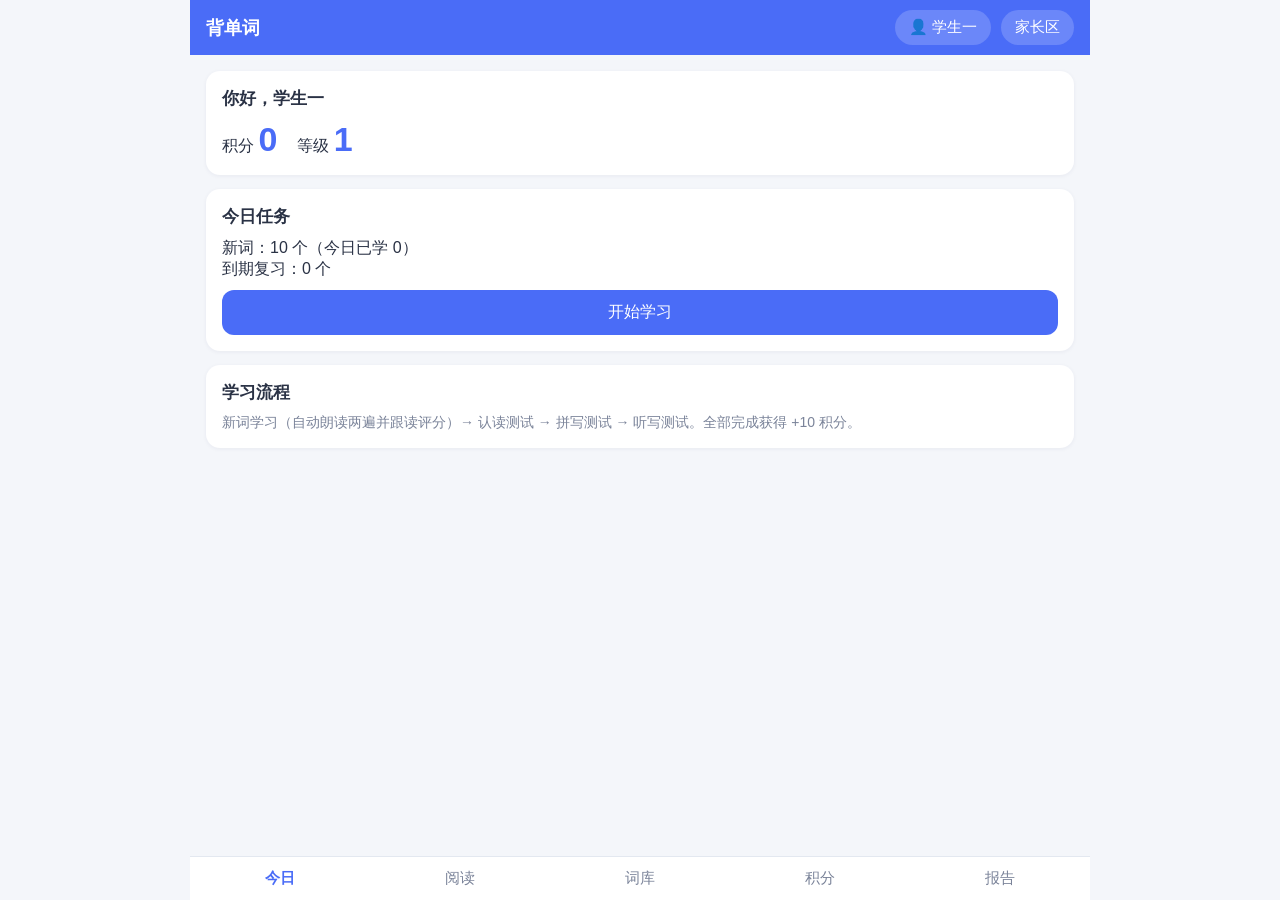
<file: index.html>
<!DOCTYPE html>
<html lang="zh-CN">
<head>
<meta charset="UTF-8">
<meta name="viewport" content="width=device-width, initial-scale=1.0, user-scalable=no">
<meta name="theme-color" content="#1e3ca0">
<link rel="manifest" href="manifest.json">
<link rel="icon" type="image/png" sizes="192x192" href="icon-192.png">
<link rel="apple-touch-icon" href="icon-192.png">
<meta name="apple-mobile-web-app-capable" content="yes">
<meta name="apple-mobile-web-app-status-bar-style" content="default">
<title>初中英语背单词</title>
<link rel="stylesheet" href="style.css">
</head>
<body>
<div id="app">
  <!-- 顶部栏：应用名称 / 当前学生 / 家长入口 -->
  <header class="topbar">
    <div class="topbar-title" id="topbar-title">背单词</div>
    <button class="topbar-user" id="btn-switch-user" title="切换学生需要家长密码">👤 <span id="topbar-user-name">学生一</span></button>
    <button class="topbar-parent" id="btn-parent">家长区</button>
  </header>

  <!-- 内容区 -->
  <main id="content" class="content"><!-- 由 app.js 渲染 --></main>

  <!-- 底部导航 -->
  <nav class="bottom-nav" id="bottom-nav">
    <button class="nav-btn active" data-page="today">今日</button>
    <button class="nav-btn" data-page="reading">阅读</button>
    <button class="nav-btn" data-page="library">词库</button>
    <button class="nav-btn" data-page="points">积分</button>
    <button class="nav-btn" data-page="report">报告</button>
  </nav>
</div>

<!-- 弹窗根节点 -->
<div id="modal-root" class="modal-root hidden"></div>

<script src="vendor-xlsx.js"></script>
<script src="vendor-vosk.js" defer></script>
<script src="wordaudio.js" defer></script>
<script src="app.js" defer></script>
</body>
</html>
</file>
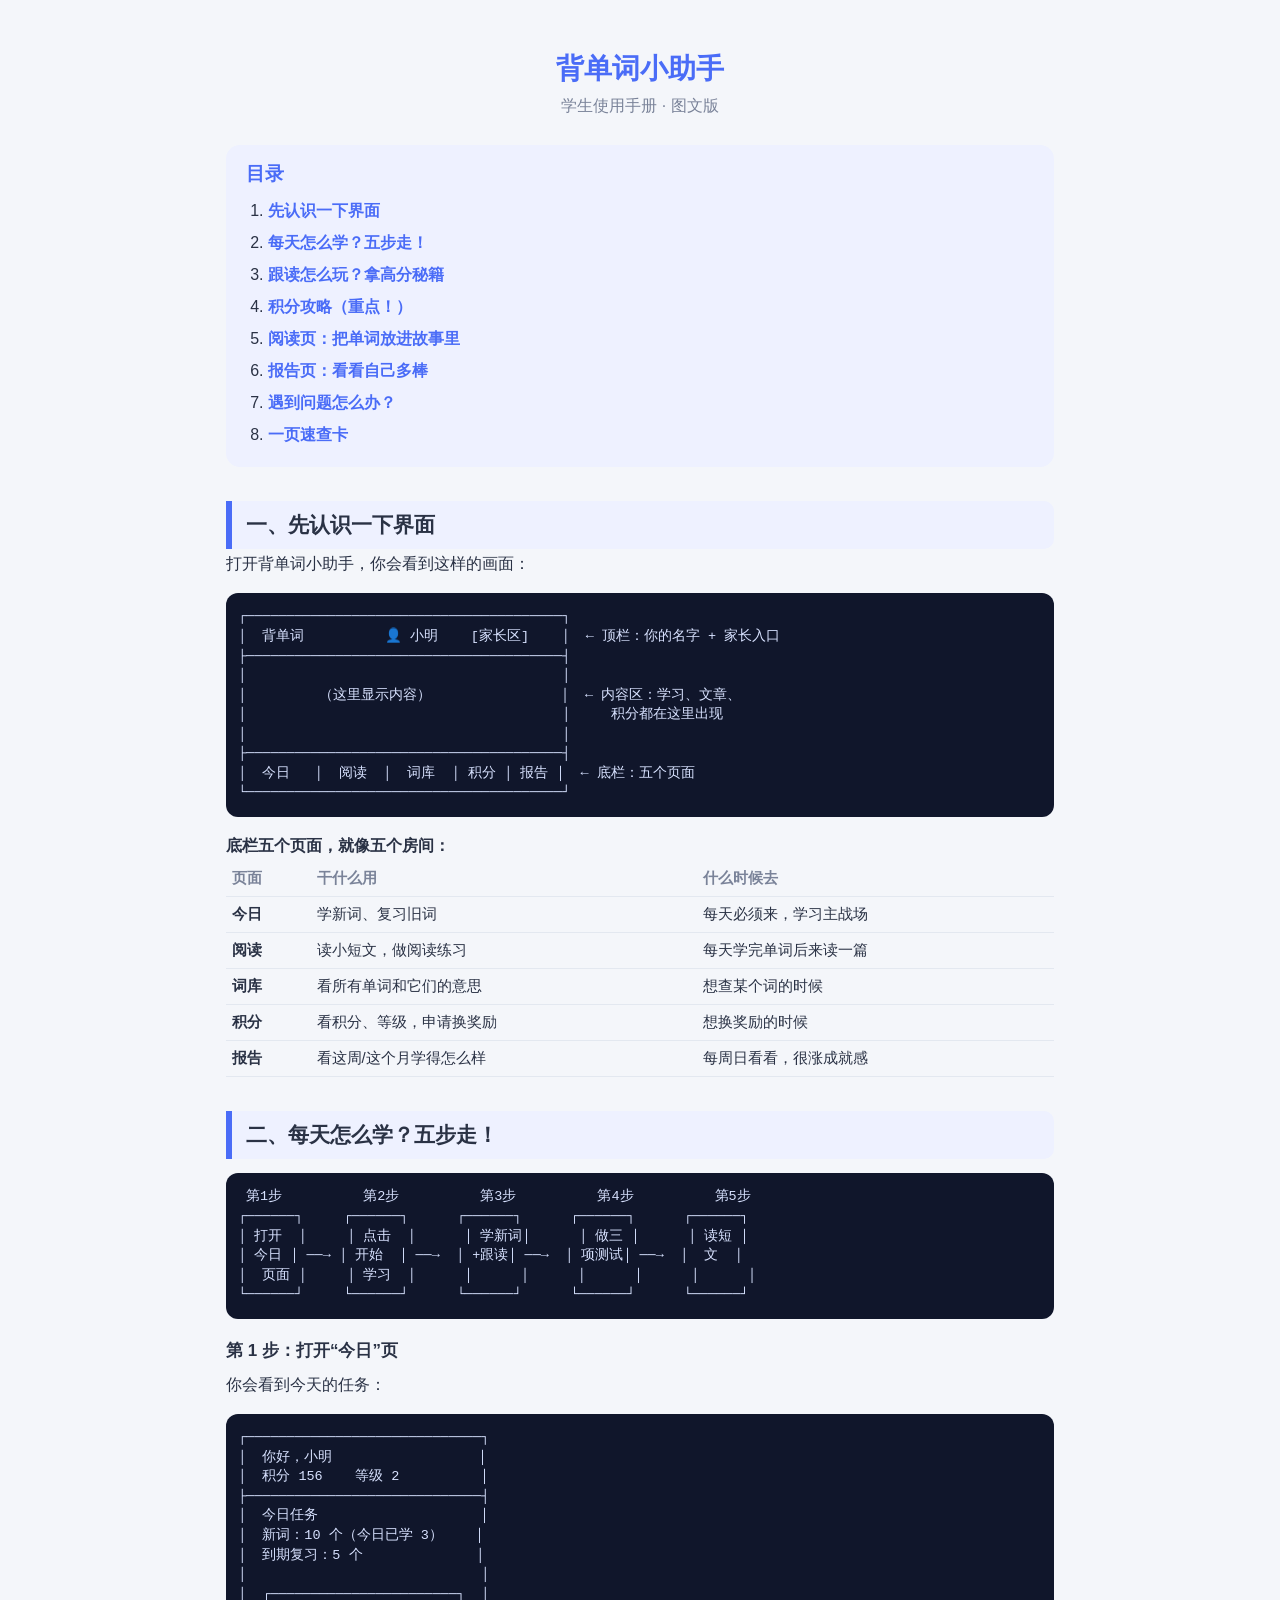
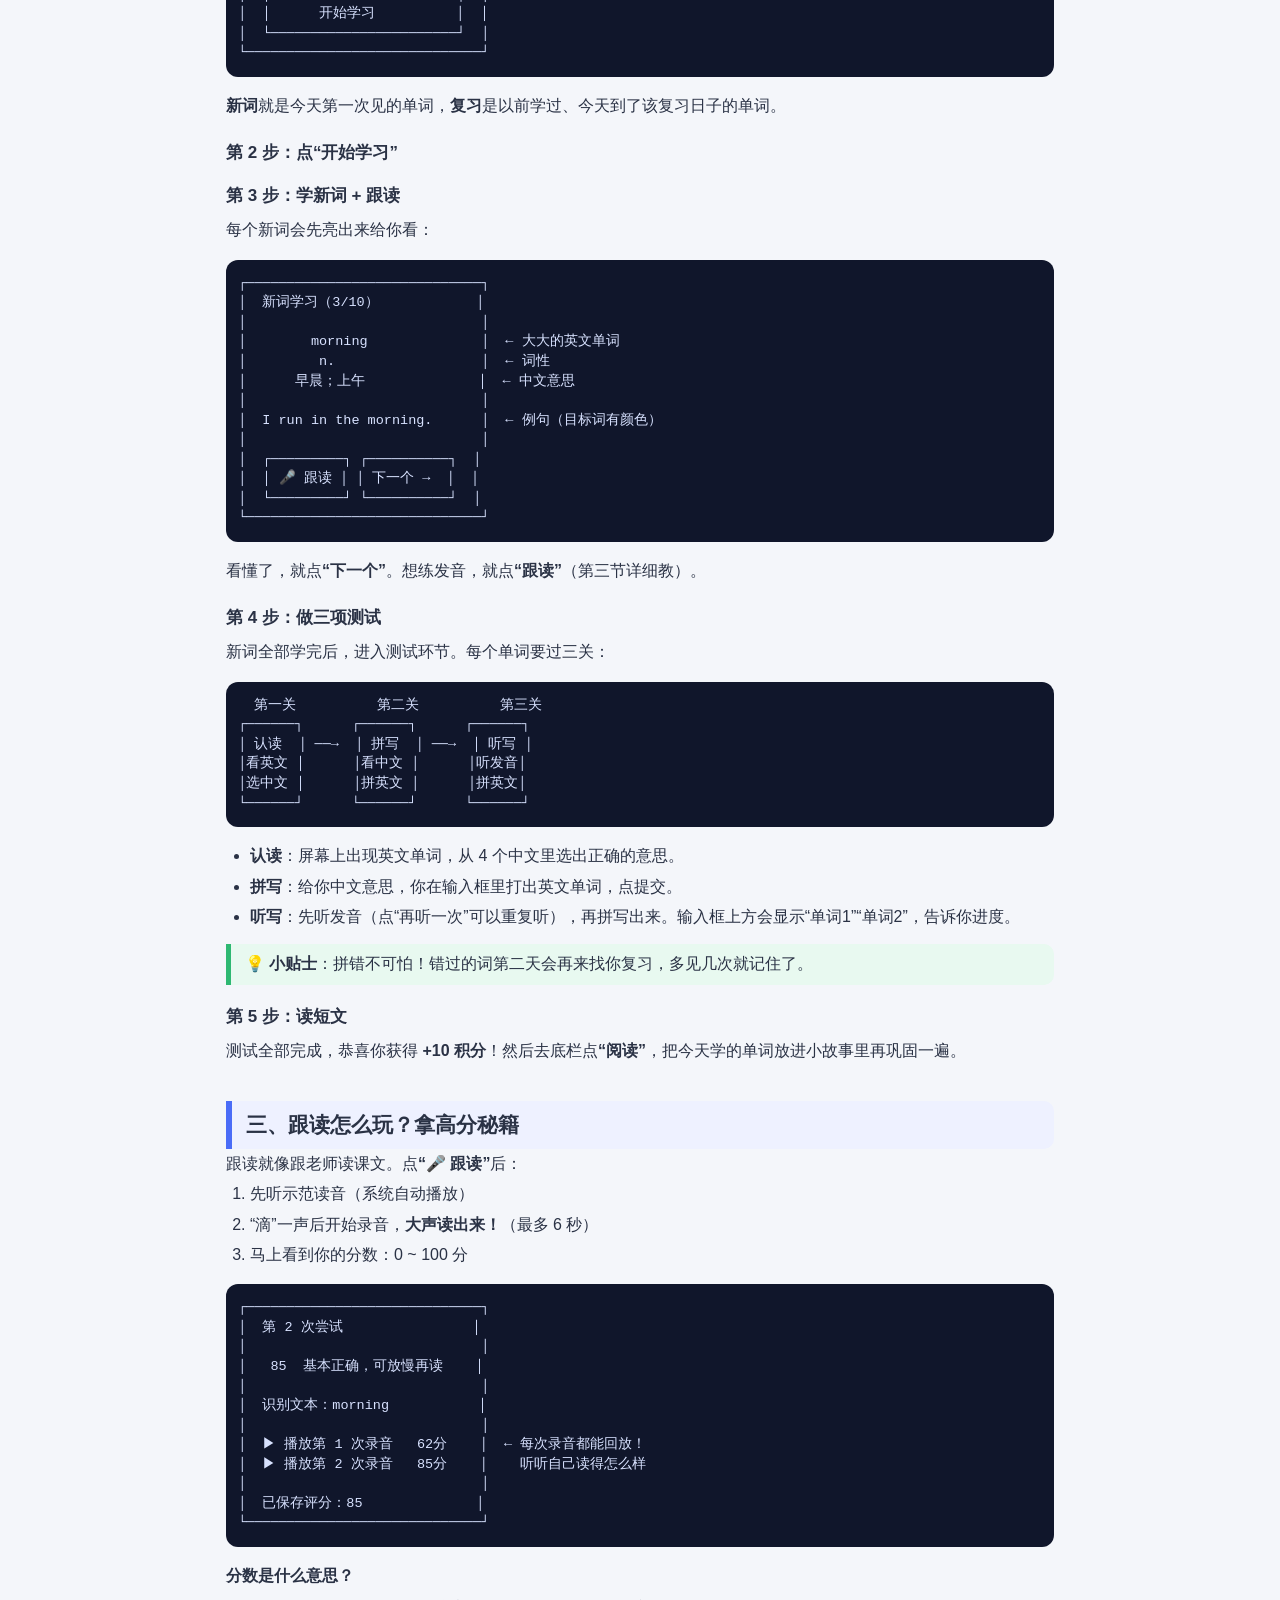
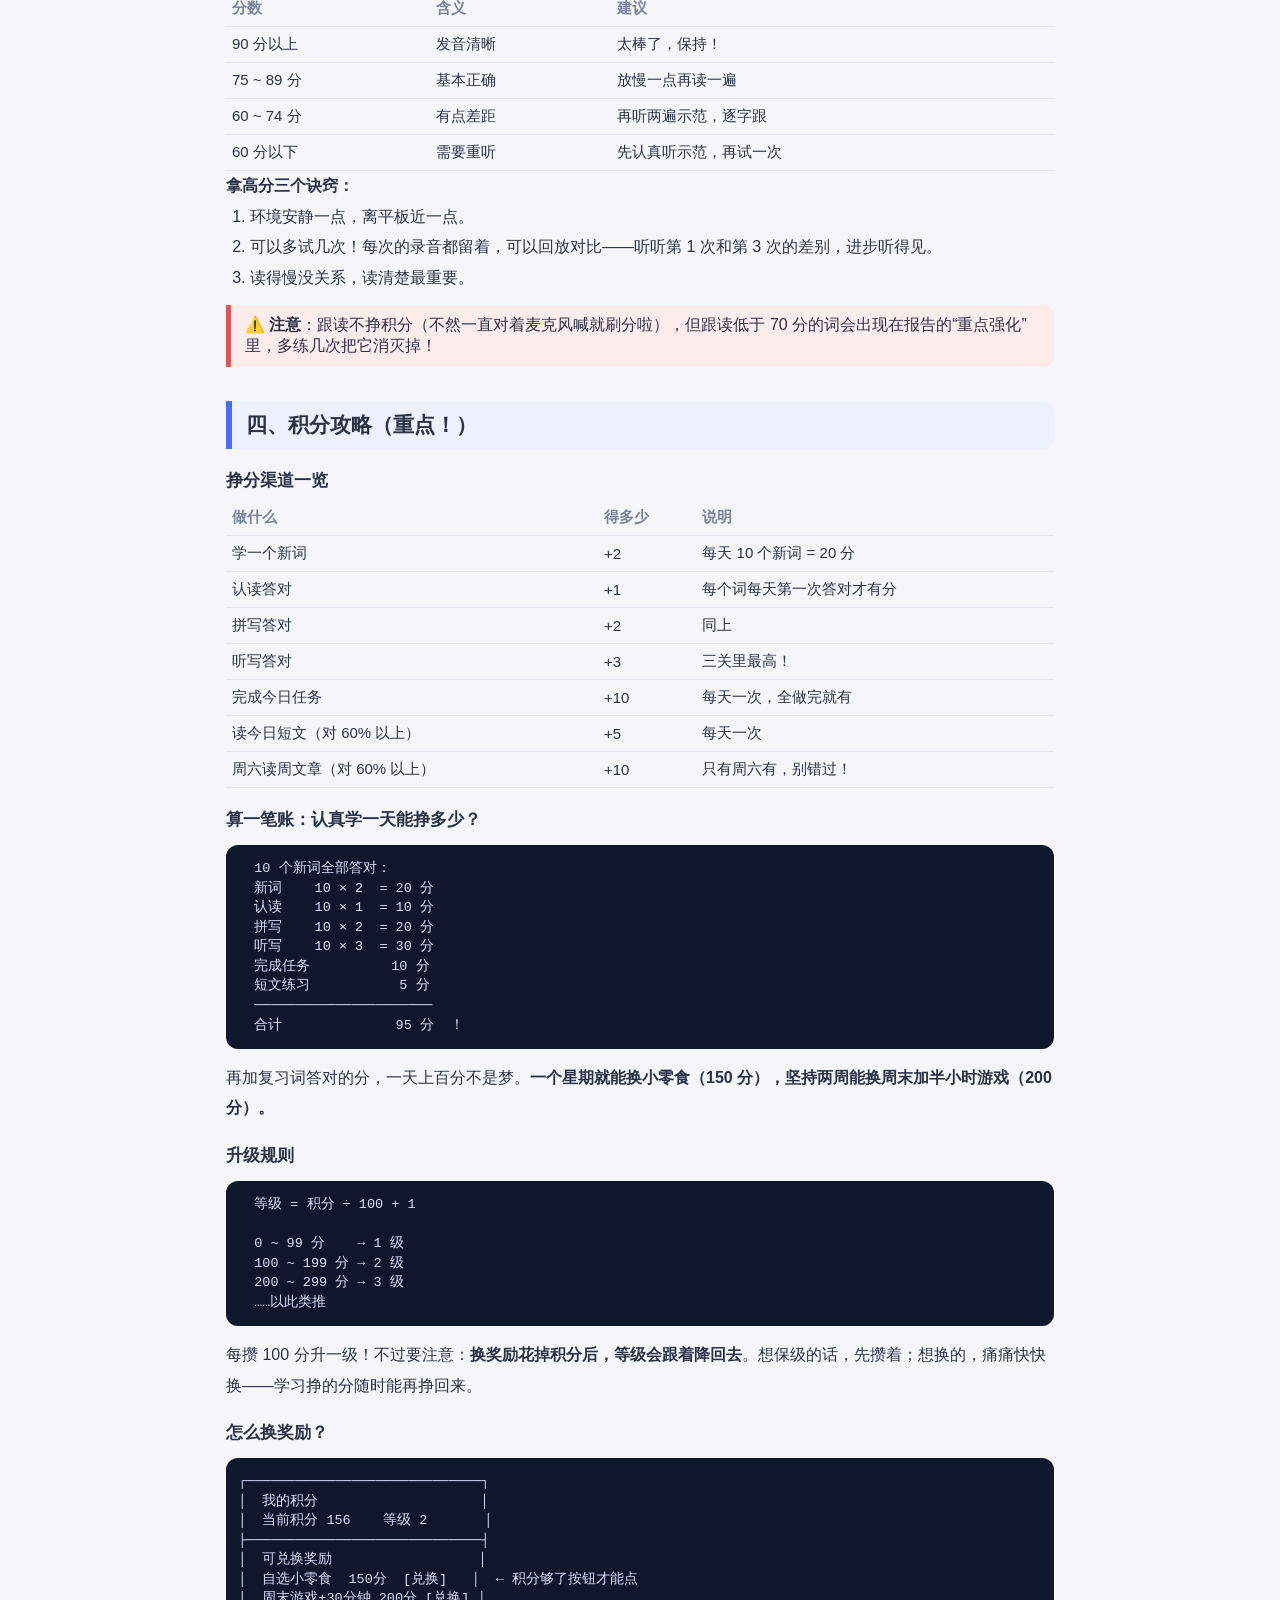
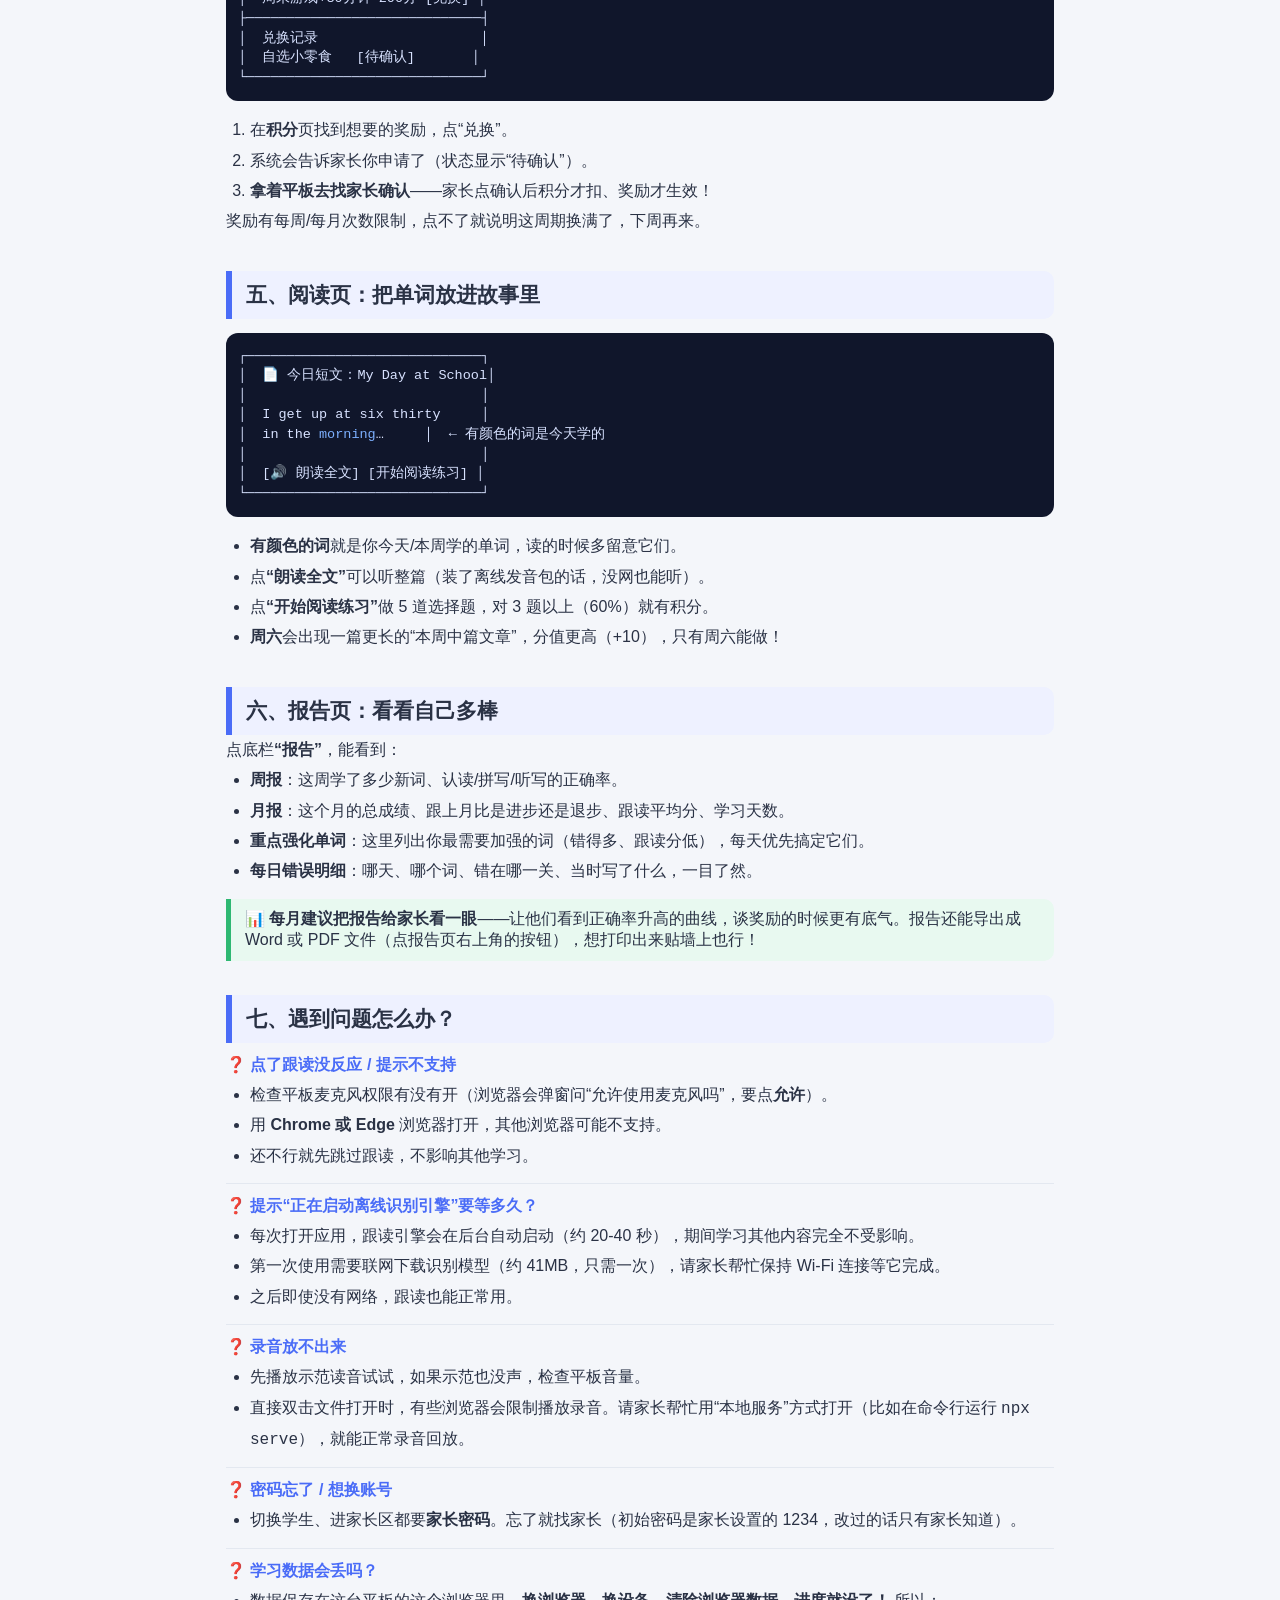
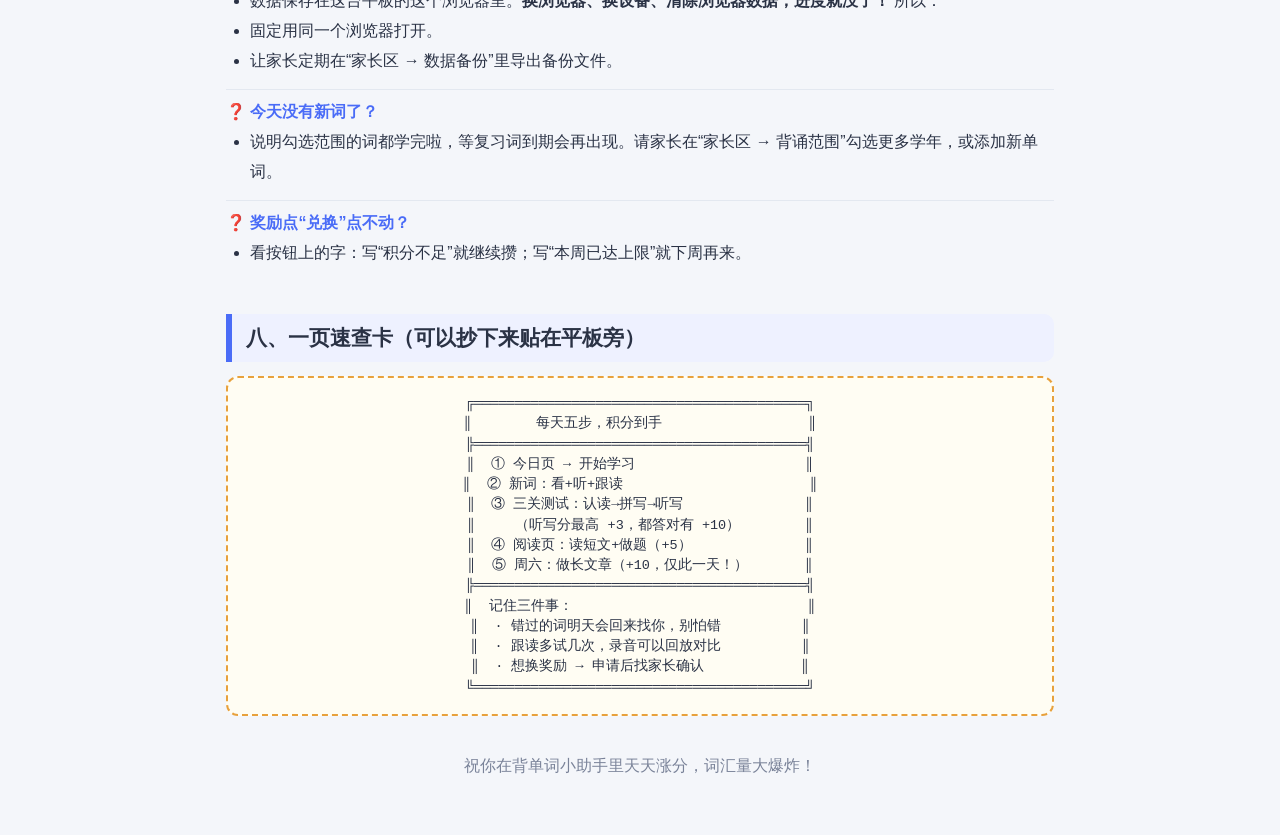
<file: guide.html>
<!DOCTYPE html>
<html lang="zh-CN">
<head>
<meta charset="UTF-8">
<meta name="viewport" content="width=device-width, initial-scale=1.0">
<title>背单词小助手 · 学生使用手册</title>
<link rel="stylesheet" href="style.css">
<style>
  /* 手册专用补充样式（不污染主应用） */
  .guide-wrap { max-width: 860px; margin: 0 auto; padding: 20px 16px 60px; }
  .guide-hero { text-align: center; padding: 30px 16px 10px; }
  .guide-hero h1 { font-size: 28px; color: var(--primary); margin-bottom: 8px; }
  .guide-hero p { color: var(--text-light); }
  .guide-toc { background: #eef1ff; border-radius: var(--radius); padding: 16px 20px; margin: 18px 0; }
  .guide-toc h3 { margin-bottom: 8px; color: var(--primary); }
  .guide-toc ol { padding-left: 22px; line-height: 2; }
  .guide-toc a { color: var(--primary); text-decoration: none; font-weight: 600; }
  .guide-sec { margin-top: 34px; }
  .guide-sec > h2 {
    font-size: 21px; padding: 10px 14px; border-left: 6px solid var(--primary);
    background: #eef1ff; border-radius: 0 10px 10px 0;
  }
  .guide-sec h3 { font-size: 17px; margin: 20px 0 8px; }
  .guide-sec p, .guide-sec li { line-height: 1.9; font-size: 16px; }
  .guide-sec ul, .guide-sec ol { padding-left: 24px; }
  .guide-sec img, .guide-sec .fig { max-width: 100%; }
  .fig {
    background: #10162b; color: #d8e2ff; border-radius: 12px;
    padding: 14px 12px; margin: 14px 0; overflow-x: auto; white-space: pre;
    font-family: Consolas, "Courier New", monospace; font-size: 13.5px; line-height: 1.45;
  }
  .fig-card {
    background: #fffdf3; border: 2px dashed var(--warning); border-radius: 12px;
    padding: 16px 12px; margin: 14px 0; text-align: center;
    font-family: Consolas, "Courier New", monospace; font-size: 13.5px; line-height: 1.5;
    overflow-x: auto; white-space: pre;
  }
  .tip {
    background: #e8f9f0; border-left: 5px solid var(--success);
    border-radius: 0 10px 10px 0; padding: 10px 14px; margin: 12px 0;
  }
  .warn {
    background: #fdecec; border-left: 5px solid var(--danger);
    border-radius: 0 10px 10px 0; padding: 10px 14px; margin: 12px 0;
  }
  .qa { border-bottom: 1px solid var(--border); padding: 12px 0; }
  .qa:last-child { border-bottom: none; }
  .qa .q { font-weight: 700; color: var(--primary); margin-bottom: 4px; }
  .guide-foot { text-align: center; color: var(--text-light); margin-top: 40px; }
  table { font-size: 15px; }
</style>
</head>
<body>
<div class="guide-wrap">

  <div class="guide-hero">
    <h1>背单词小助手</h1>
    <p>学生使用手册 · 图文版</p>
  </div>

  <div class="guide-toc">
    <h3>目录</h3>
    <ol>
      <li><a href="#sec1">先认识一下界面</a></li>
      <li><a href="#sec2">每天怎么学？五步走！</a></li>
      <li><a href="#sec3">跟读怎么玩？拿高分秘籍</a></li>
      <li><a href="#sec4">积分攻略（重点！）</a></li>
      <li><a href="#sec5">阅读页：把单词放进故事里</a></li>
      <li><a href="#sec6">报告页：看看自己多棒</a></li>
      <li><a href="#sec7">遇到问题怎么办？</a></li>
      <li><a href="#sec8">一页速查卡</a></li>
    </ol>
  </div>

  <!-- ==================== 一 ==================== -->
  <div class="guide-sec" id="sec1">
    <h2>一、先认识一下界面</h2>
    <p>打开背单词小助手，你会看到这样的画面：</p>
    <div class="fig">┌───────────────────────────────────────┐
│  背单词          👤 小明    [家长区]    │  ← 顶栏：你的名字 + 家长入口
├───────────────────────────────────────┤
│                                       │
│         （这里显示内容）                │  ← 内容区：学习、文章、
│                                       │     积分都在这里出现
│                                       │
├───────────────────────────────────────┤
│  今日   │  阅读  │  词库  │ 积分 │ 报告 │  ← 底栏：五个页面
└───────────────────────────────────────┘</div>
    <p><b>底栏五个页面，就像五个房间：</b></p>
    <table>
      <thead><tr><th>页面</th><th>干什么用</th><th>什么时候去</th></tr></thead>
      <tbody>
        <tr><td><b>今日</b></td><td>学新词、复习旧词</td><td>每天必须来，学习主战场</td></tr>
        <tr><td><b>阅读</b></td><td>读小短文，做阅读练习</td><td>每天学完单词后来读一篇</td></tr>
        <tr><td><b>词库</b></td><td>看所有单词和它们的意思</td><td>想查某个词的时候</td></tr>
        <tr><td><b>积分</b></td><td>看积分、等级，申请换奖励</td><td>想换奖励的时候</td></tr>
        <tr><td><b>报告</b></td><td>看这周/这个月学得怎么样</td><td>每周日看看，很涨成就感</td></tr>
      </tbody>
    </table>
  </div>

  <!-- ==================== 二 ==================== -->
  <div class="guide-sec" id="sec2">
    <h2>二、每天怎么学？五步走！</h2>
    <div class="fig"> 第1步          第2步          第3步          第4步          第5步
┌──────┐     ┌──────┐      ┌──────┐      ┌──────┐      ┌──────┐
│ 打开  │     │ 点击  │      │ 学新词│      │ 做三 │      │ 读短 │
│ 今日 │ ──→ │ 开始  │ ──→  │ +跟读│ ──→  │ 项测试│ ──→  │  文  │
│  页面 │     │ 学习  │      │      │      │      │      │      │
└──────┘     └──────┘      └──────┘      └──────┘      └──────┘</div>

    <h3>第 1 步：打开“今日”页</h3>
    <p>你会看到今天的任务：</p>
    <div class="fig">┌─────────────────────────────┐
│  你好，小明                  │
│  积分 156    等级 2          │
├─────────────────────────────┤
│  今日任务                    │
│  新词：10 个（今日已学 3）    │
│  到期复习：5 个              │
│                             │
│  ┌───────────────────────┐  │
│  │      开始学习          │  │
│  └───────────────────────┘  │
└─────────────────────────────┘</div>
    <p><b>新词</b>就是今天第一次见的单词，<b>复习</b>是以前学过、今天到了该复习日子的单词。</p>

    <h3>第 2 步：点“开始学习”</h3>

    <h3>第 3 步：学新词 + 跟读</h3>
    <p>每个新词会先亮出来给你看：</p>
    <div class="fig">┌─────────────────────────────┐
│  新词学习（3/10）            │
│                             │
│        morning              │  ← 大大的英文单词
│         n.                  │  ← 词性
│      早晨；上午              │  ← 中文意思
│                             │
│  I run in the morning.      │  ← 例句（目标词有颜色）
│                             │
│  ┌─────────┐ ┌──────────┐  │
│  │ 🎤 跟读 │ │ 下一个 →  │  │
│  └─────────┘ └──────────┘  │
└─────────────────────────────┘</div>
    <p>看懂了，就点<b>“下一个”</b>。想练发音，就点<b>“跟读”</b>（第三节详细教）。</p>

    <h3>第 4 步：做三项测试</h3>
    <p>新词全部学完后，进入测试环节。每个单词要过三关：</p>
    <div class="fig">  第一关          第二关          第三关
┌──────┐      ┌──────┐      ┌──────┐
│ 认读  │ ──→  │ 拼写  │ ──→  │ 听写 │
│看英文 │      │看中文 │      │听发音│
│选中文 │      │拼英文 │      │拼英文│
└──────┘      └──────┘      └──────┘</div>
    <ul>
      <li><b>认读</b>：屏幕上出现英文单词，从 4 个中文里选出正确的意思。</li>
      <li><b>拼写</b>：给你中文意思，你在输入框里打出英文单词，点提交。</li>
      <li><b>听写</b>：先听发音（点“再听一次”可以重复听），再拼写出来。输入框上方会显示“单词1”“单词2”，告诉你进度。</li>
    </ul>
    <div class="tip">💡 <b>小贴士</b>：拼错不可怕！错过的词第二天会再来找你复习，多见几次就记住了。</div>

    <h3>第 5 步：读短文</h3>
    <p>测试全部完成，恭喜你获得 <b>+10 积分</b>！然后去底栏点<b>“阅读”</b>，把今天学的单词放进小故事里再巩固一遍。</p>
  </div>

  <!-- ==================== 三 ==================== -->
  <div class="guide-sec" id="sec3">
    <h2>三、跟读怎么玩？拿高分秘籍</h2>
    <p>跟读就像跟老师读课文。点<b>“🎤 跟读”</b>后：</p>
    <ol>
      <li>先听示范读音（系统自动播放）</li>
      <li>“滴”一声后开始录音，<b>大声读出来！</b>（最多 6 秒）</li>
      <li>马上看到你的分数：0 ~ 100 分</li>
    </ol>
    <div class="fig">┌─────────────────────────────┐
│  第 2 次尝试                │
│                             │
│   85  基本正确，可放慢再读    │
│                             │
│  识别文本：morning           │
│                             │
│  ▶ 播放第 1 次录音   62分    │  ← 每次录音都能回放！
│  ▶ 播放第 2 次录音   85分    │    听听自己读得怎么样
│                             │
│  已保存评分：85              │
└─────────────────────────────┘</div>
    <p><b>分数是什么意思？</b></p>
    <table>
      <thead><tr><th>分数</th><th>含义</th><th>建议</th></tr></thead>
      <tbody>
        <tr><td>90 分以上</td><td>发音清晰</td><td>太棒了，保持！</td></tr>
        <tr><td>75 ~ 89 分</td><td>基本正确</td><td>放慢一点再读一遍</td></tr>
        <tr><td>60 ~ 74 分</td><td>有点差距</td><td>再听两遍示范，逐字跟</td></tr>
        <tr><td>60 分以下</td><td>需要重听</td><td>先认真听示范，再试一次</td></tr>
      </tbody>
    </table>
    <p><b>拿高分三个诀窍：</b></p>
    <ol>
      <li>环境安静一点，离平板近一点。</li>
      <li>可以多试几次！每次的录音都留着，可以回放对比——听听第 1 次和第 3 次的差别，进步听得见。</li>
      <li>读得慢没关系，读清楚最重要。</li>
    </ol>
    <div class="warn">⚠️ <b>注意</b>：跟读不挣积分（不然一直对着麦克风喊就刷分啦），但跟读低于 70 分的词会出现在报告的“重点强化”里，多练几次把它消灭掉！</div>
  </div>

  <!-- ==================== 四 ==================== -->
  <div class="guide-sec" id="sec4">
    <h2>四、积分攻略（重点！）</h2>

    <h3>挣分渠道一览</h3>
    <table>
      <thead><tr><th>做什么</th><th>得多少</th><th>说明</th></tr></thead>
      <tbody>
        <tr><td>学一个新词</td><td>+2</td><td>每天 10 个新词 = 20 分</td></tr>
        <tr><td>认读答对</td><td>+1</td><td>每个词每天第一次答对才有分</td></tr>
        <tr><td>拼写答对</td><td>+2</td><td>同上</td></tr>
        <tr><td>听写答对</td><td>+3</td><td>三关里最高！</td></tr>
        <tr><td>完成今日任务</td><td>+10</td><td>每天一次，全做完就有</td></tr>
        <tr><td>读今日短文（对 60% 以上）</td><td>+5</td><td>每天一次</td></tr>
        <tr><td>周六读周文章（对 60% 以上）</td><td>+10</td><td>只有周六有，别错过！</td></tr>
      </tbody>
    </table>

    <h3>算一笔账：认真学一天能挣多少？</h3>
    <div class="fig">  10 个新词全部答对：
  新词    10 × 2  = 20 分
  认读    10 × 1  = 10 分
  拼写    10 × 2  = 20 分
  听写    10 × 3  = 30 分
  完成任务          10 分
  短文练习           5 分
  ──────────────────────
  合计              95 分  ！</div>
    <p>再加复习词答对的分，一天上百分不是梦。<b>一个星期就能换小零食（150 分），坚持两周能换周末加半小时游戏（200 分）。</b></p>

    <h3>升级规则</h3>
    <div class="fig">  等级 = 积分 ÷ 100 + 1

  0 ~ 99 分    → 1 级
  100 ~ 199 分 → 2 级
  200 ~ 299 分 → 3 级
  ……以此类推</div>
    <p>每攒 100 分升一级！不过要注意：<b>换奖励花掉积分后，等级会跟着降回去</b>。想保级的话，先攒着；想换的，痛痛快快换——学习挣的分随时能再挣回来。</p>

    <h3>怎么换奖励？</h3>
    <div class="fig">┌─────────────────────────────┐
│  我的积分                    │
│  当前积分 156    等级 2       │
├─────────────────────────────┤
│  可兑换奖励                  │
│  自选小零食  150分  [兑换]   │  ← 积分够了按钮才能点
│  周末游戏+30分钟 200分 [兑换] │
├─────────────────────────────┤
│  兑换记录                    │
│  自选小零食   [待确认]       │
└─────────────────────────────┘</div>
    <ol>
      <li>在<b>积分</b>页找到想要的奖励，点“兑换”。</li>
      <li>系统会告诉家长你申请了（状态显示“待确认”）。</li>
      <li><b>拿着平板去找家长确认</b>——家长点确认后积分才扣、奖励才生效！</li>
    </ol>
    <p>奖励有每周/每月次数限制，点不了就说明这周期换满了，下周再来。</p>
  </div>

  <!-- ==================== 五 ==================== -->
  <div class="guide-sec" id="sec5">
    <h2>五、阅读页：把单词放进故事里</h2>
    <div class="fig">┌─────────────────────────────┐
│  📄 今日短文：My Day at School│
│                             │
│  I get up at six thirty     │
│  in the <span style="color:#7db0ff">morning</span>…     │  ← 有颜色的词是今天学的
│                             │
│  [🔊 朗读全文] [开始阅读练习] │
└─────────────────────────────┘</div>
    <ul>
      <li><b>有颜色的词</b>就是你今天/本周学的单词，读的时候多留意它们。</li>
      <li>点<b>“朗读全文”</b>可以听整篇（装了离线发音包的话，没网也能听）。</li>
      <li>点<b>“开始阅读练习”</b>做 5 道选择题，对 3 题以上（60%）就有积分。</li>
      <li><b>周六</b>会出现一篇更长的“本周中篇文章”，分值更高（+10），只有周六能做！</li>
    </ul>
  </div>

  <!-- ==================== 六 ==================== -->
  <div class="guide-sec" id="sec6">
    <h2>六、报告页：看看自己多棒</h2>
    <p>点底栏<b>“报告”</b>，能看到：</p>
    <ul>
      <li><b>周报</b>：这周学了多少新词、认读/拼写/听写的正确率。</li>
      <li><b>月报</b>：这个月的总成绩、跟上月比是进步还是退步、跟读平均分、学习天数。</li>
      <li><b>重点强化单词</b>：这里列出你最需要加强的词（错得多、跟读分低），每天优先搞定它们。</li>
      <li><b>每日错误明细</b>：哪天、哪个词、错在哪一关、当时写了什么，一目了然。</li>
    </ul>
    <div class="tip">📊 <b>每月建议把报告给家长看一眼</b>——让他们看到正确率升高的曲线，谈奖励的时候更有底气。报告还能导出成 Word 或 PDF 文件（点报告页右上角的按钮），想打印出来贴墙上也行！</div>
  </div>

  <!-- ==================== 七 ==================== -->
  <div class="guide-sec" id="sec7">
    <h2>七、遇到问题怎么办？</h2>

    <div class="qa"><div class="q">❓ 点了跟读没反应 / 提示不支持</div>
      <ul>
        <li>检查平板麦克风权限有没有开（浏览器会弹窗问“允许使用麦克风吗”，要点<b>允许</b>）。</li>
        <li>用 <b>Chrome 或 Edge</b> 浏览器打开，其他浏览器可能不支持。</li>
        <li>还不行就先跳过跟读，不影响其他学习。</li>
      </ul>
    </div>

    <div class="qa"><div class="q">❓ 提示“正在启动离线识别引擎”要等多久？</div>
      <ul>
        <li>每次打开应用，跟读引擎会在后台自动启动（约 20-40 秒），期间学习其他内容完全不受影响。</li>
        <li>第一次使用需要联网下载识别模型（约 41MB，只需一次），请家长帮忙保持 Wi-Fi 连接等它完成。</li>
        <li>之后即使没有网络，跟读也能正常用。</li>
      </ul>
    </div>

    <div class="qa"><div class="q">❓ 录音放不出来</div>
      <ul>
        <li>先播放示范读音试试，如果示范也没声，检查平板音量。</li>
        <li>直接双击文件打开时，有些浏览器会限制播放录音。请家长帮忙用“本地服务”方式打开（比如在命令行运行 <code>npx serve</code>），就能正常录音回放。</li>
      </ul>
    </div>

    <div class="qa"><div class="q">❓ 密码忘了 / 想换账号</div>
      <ul>
        <li>切换学生、进家长区都要<b>家长密码</b>。忘了就找家长（初始密码是家长设置的 1234，改过的话只有家长知道）。</li>
      </ul>
    </div>

    <div class="qa"><div class="q">❓ 学习数据会丢吗？</div>
      <ul>
        <li>数据保存在这台平板的这个浏览器里。<b>换浏览器、换设备、清除浏览器数据，进度就没了！</b> 所以：</li>
        <li>固定用同一个浏览器打开。</li>
        <li>让家长定期在“家长区 → 数据备份”里导出备份文件。</li>
      </ul>
    </div>

    <div class="qa"><div class="q">❓ 今天没有新词了？</div>
      <ul>
        <li>说明勾选范围的词都学完啦，等复习词到期会再出现。请家长在“家长区 → 背诵范围”勾选更多学年，或添加新单词。</li>
      </ul>
    </div>

    <div class="qa"><div class="q">❓ 奖励点“兑换”点不动？</div>
      <ul>
        <li>看按钮上的字：写“积分不足”就继续攒；写“本周已达上限”就下周再来。</li>
      </ul>
    </div>
  </div>

  <!-- ==================== 八 ==================== -->
  <div class="guide-sec" id="sec8">
    <h2>八、一页速查卡（可以抄下来贴在平板旁）</h2>
    <div class="fig-card">╔═════════════════════════════════════════╗
║        每天五步，积分到手                  ║
╠═════════════════════════════════════════╣
║  ① 今日页 → 开始学习                     ║
║  ② 新词：看+听+跟读                       ║
║  ③ 三关测试：认读→拼写→听写               ║
║     （听写分最高 +3，都答对有 +10）        ║
║  ④ 阅读页：读短文+做题（+5）              ║
║  ⑤ 周六：做长文章（+10，仅此一天！）       ║
╠═════════════════════════════════════════╣
║  记住三件事：                             ║
║  · 错过的词明天会回来找你，别怕错          ║
║  · 跟读多试几次，录音可以回放对比          ║
║  · 想换奖励 → 申请后找家长确认            ║
╚═════════════════════════════════════════╝</div>
  </div>

  <div class="guide-foot">
    <p>祝你在背单词小助手里天天涨分，词汇量大爆炸！</p>
  </div>

</div>
</body>
</html>
</file>
<file: style.css>
/* 初中英语背单词 - 平板优先样式 */
* { box-sizing: border-box; margin: 0; padding: 0; -webkit-tap-highlight-color: transparent; }

:root {
  --primary: #4a6cf7;
  --primary-dark: #3a55d9;
  --success: #2eb872;
  --danger: #e05555;
  --warning: #e8a13c;
  --bg: #f4f6fa;
  --card: #ffffff;
  --text: #2a3245;
  --text-light: #7a8399;
  --border: #e3e8f0;
  --radius: 14px;
}

html, body { height: 100%; }
body {
  font-family: "PingFang SC", "Microsoft YaHei", "Segoe UI", sans-serif;
  background: var(--bg);
  color: var(--text);
  font-size: 16px;
}

#app { display: flex; flex-direction: column; height: 100vh; max-width: 900px; margin: 0 auto; }

/* 顶部栏 */
.topbar {
  display: flex; align-items: center; gap: 10px;
  padding: 10px 16px; background: var(--primary); color: #fff;
  flex-shrink: 0;
}
.topbar-title { font-size: 18px; font-weight: 700; flex: 1; }
.topbar-user, .topbar-parent {
  background: rgba(255,255,255,.18); color: #fff; border: none;
  border-radius: 20px; padding: 8px 14px; font-size: 15px; cursor: pointer;
}
.topbar-user:active, .topbar-parent:active { background: rgba(255,255,255,.32); }

/* 内容区 */
.content { flex: 1; overflow-y: auto; padding: 16px; }

/* 底部导航 */
.bottom-nav {
  display: flex; flex-shrink: 0; background: var(--card);
  border-top: 1px solid var(--border);
  padding-bottom: env(safe-area-inset-bottom);
}
.nav-btn {
  flex: 1; padding: 12px 4px; border: none; background: none;
  font-size: 15px; color: var(--text-light); cursor: pointer;
}
.nav-btn.active { color: var(--primary); font-weight: 700; }

/* 通用卡片与按钮 */
.card {
  background: var(--card); border-radius: var(--radius);
  padding: 16px; margin-bottom: 14px; box-shadow: 0 1px 4px rgba(30,40,80,.06);
}
.card h3 { font-size: 17px; margin-bottom: 10px; }
.card h4 { font-size: 15px; margin: 10px 0 6px; }

.btn {
  display: inline-block; border: none; border-radius: 12px;
  padding: 12px 22px; font-size: 16px; cursor: pointer;
  background: var(--primary); color: #fff;
}
.btn:active { background: var(--primary-dark); }
.btn.success { background: var(--success); }
.btn.danger { background: var(--danger); }
.btn.ghost { background: #fff; color: var(--primary); border: 1px solid var(--primary); }
.btn.small { padding: 7px 14px; font-size: 14px; border-radius: 9px; }
.btn.block { display: block; width: 100%; }
.btn:disabled { opacity: .5; cursor: not-allowed; }

.muted { color: var(--text-light); font-size: 14px; }
.big-num { font-size: 34px; font-weight: 800; color: var(--primary); }
.row { display: flex; gap: 10px; flex-wrap: wrap; align-items: center; }
.spread { display: flex; justify-content: space-between; align-items: center; gap: 10px; }

/* 进度条 */
.progress { height: 10px; background: var(--border); border-radius: 6px; overflow: hidden; }
.progress > div { height: 100%; background: var(--success); transition: width .25s; }

/* 学习页 */
.word-card { text-align: center; padding: 26px 16px; }
.word-text { font-size: 46px; font-weight: 800; letter-spacing: 1px; }
.word-pos { color: var(--text-light); margin: 4px 0; font-style: italic; }
.word-meaning { font-size: 22px; margin: 8px 0; }
.word-example { color: var(--text-light); font-size: 15px; margin: 10px 0 4px; line-height: 1.6; }
.word-example .hl { color: var(--primary); font-weight: 700; }
.stage-tag { display: inline-block; background: #eef1ff; color: var(--primary); border-radius: 8px; padding: 4px 12px; font-size: 13px; margin-bottom: 12px; }

/* 认读选项 */
.quiz-options { display: grid; grid-template-columns: 1fr 1fr; gap: 10px; margin-top: 14px; }
.quiz-options .btn { background: #fff; color: var(--text); border: 2px solid var(--border); }
.quiz-options .btn.correct { border-color: var(--success); background: #e8f9f0; color: var(--success); }
.quiz-options .btn.wrong { border-color: var(--danger); background: #fdecec; color: var(--danger); }

/* 拼写/听写输入 */
input[type="text"], input[type="password"], input[type="number"], select, textarea {
  width: 100%; padding: 12px; font-size: 17px; border: 2px solid var(--border);
  border-radius: 10px; outline: none; background: #fff; color: var(--text);
}
input:focus, select:focus { border-color: var(--primary); }
.spell-input { text-align: center; font-size: 22px; letter-spacing: 2px; }

/* 跟读区域 */
.followread-box { background: #f8f9fd; border-radius: 10px; padding: 12px; margin-top: 12px; }
.score-badge { font-size: 26px; font-weight: 800; }
.score-good { color: var(--success); }
.score-mid { color: var(--warning); }
.score-bad { color: var(--danger); }

/* 学习卡"下一个"按钮：固定右下角 */
.next-row { display: flex; justify-content: flex-end; margin-top: 14px; }
.next-row .btn { min-width: 130px; }

/* 语音状态栏（朗读引擎链提示） */
.tts-status {
  margin-top: 10px; padding: 10px 12px; border-radius: 10px;
  font-size: 13px; line-height: 1.6; background: #fff7e6; color: #8a5b00;
  border: 1px solid #ffe2b0;
}

/* 语音诊断面板 */
.diag-box { background: #f8f9fd; border-radius: 10px; padding: 12px; margin: 10px 0; }
.diag-row { padding: 5px 0; font-size: 14px; border-bottom: 1px dashed #e3e6f0; }
.diag-row:last-child { border-bottom: none; }

/* 模型下载进度条 */
.model-progress { height: 12px; border-radius: 6px; background: #e8ebf5; overflow: hidden; margin: 8px 0 4px; }
.model-progress > div { height: 100%; background: var(--primary); transition: width .2s; }
.model-progress.indeterminate > div {
  width: 35%; animation: indet 1.2s infinite ease-in-out;
}
@keyframes indet {
  0% { margin-left: -35%; } 100% { margin-left: 100%; }
}

/* 阅读页 */
.article-title { font-size: 20px; font-weight: 700; margin-bottom: 8px; }
.article-body { font-size: 17px; line-height: 1.9; }
.article-body .hl { color: var(--primary); font-weight: 700; text-decoration: underline; }

/* 表格 */
table { width: 100%; border-collapse: collapse; font-size: 14px; }
th, td { padding: 8px 6px; text-align: left; border-bottom: 1px solid var(--border); }
th { color: var(--text-light); font-weight: 600; white-space: nowrap; }
tr.disabled-row { opacity: .45; }

/* 标签 */
.tag { display: inline-block; border-radius: 6px; padding: 2px 8px; font-size: 12px; margin: 0 4px 4px 0; }
.tag.g { background: #eef1ff; color: var(--primary); }
.tag.sel { background: var(--primary); color: #fff; }
.tag.weak { background: #fdecec; color: var(--danger); }
.tag.mastered { background: #e8f9f0; color: var(--success); }

/* 弹窗 */
.modal-root {
  position: fixed; inset: 0; background: rgba(20,25,45,.5);
  display: flex; align-items: center; justify-content: center; z-index: 100; padding: 16px;
}
.modal-root.hidden { display: none; }
.modal {
  background: #fff; border-radius: 16px; padding: 20px;
  width: 100%; max-width: 520px; max-height: 86vh; overflow-y: auto;
}
.modal h3 { margin-bottom: 14px; }
.modal-actions { display: flex; gap: 10px; margin-top: 16px; }
.modal-actions .btn { flex: 1; }

/* 表单行 */
.form-row { margin-bottom: 12px; }
.form-row label { display: block; font-size: 14px; color: var(--text-light); margin-bottom: 4px; }
.check-grid { display: grid; grid-template-columns: repeat(auto-fill, minmax(150px, 1fr)); gap: 8px; }
.check-item {
  display: flex; align-items: center; gap: 8px; padding: 8px 10px;
  border: 2px solid var(--border); border-radius: 10px; cursor: pointer; font-size: 15px;
}
.check-item.on { border-color: var(--primary); background: #eef1ff; }

/* 家长区 */
.parent-tabs { display: flex; gap: 8px; margin-bottom: 14px; flex-wrap: wrap; }
.parent-tabs .btn { background: #eef1ff; color: var(--primary); }
.parent-tabs .btn.active { background: var(--primary); color: #fff; }

/* 词库管理：按学年分组 */
.grade-block { margin-top: 14px; }
.grade-head {
  display: flex; align-items: center; gap: 10px; flex-wrap: wrap;
  padding: 8px 0; border-bottom: 2px solid var(--border);
}
.grade-head b { font-size: 16px; }

/* 音标 */
.word-phon { color: var(--text-light); font-size: 16px; margin-top: 2px; }

/* 列表条目 */
.list-item {
  display: flex; justify-content: space-between; align-items: center; gap: 10px;
  padding: 10px 0; border-bottom: 1px solid var(--border);
}
.list-item:last-child { border-bottom: none; }

/* 报告 */
.stat-grid { display: grid; grid-template-columns: repeat(auto-fit, minmax(130px, 1fr)); gap: 10px; }
.stat-box { background: #f8f9fd; border-radius: 10px; padding: 12px; text-align: center; }
.stat-box .label { font-size: 13px; color: var(--text-light); }
.stat-box .value { font-size: 24px; font-weight: 800; color: var(--primary); margin-top: 2px; }

.err-item { padding: 8px 0; border-bottom: 1px dashed var(--border); font-size: 14px; }
.err-item:last-child { border-bottom: none; }

@media (max-width: 480px) {
  .quiz-options { grid-template-columns: 1fr; }
  .word-text { font-size: 36px; }
}
</file>
